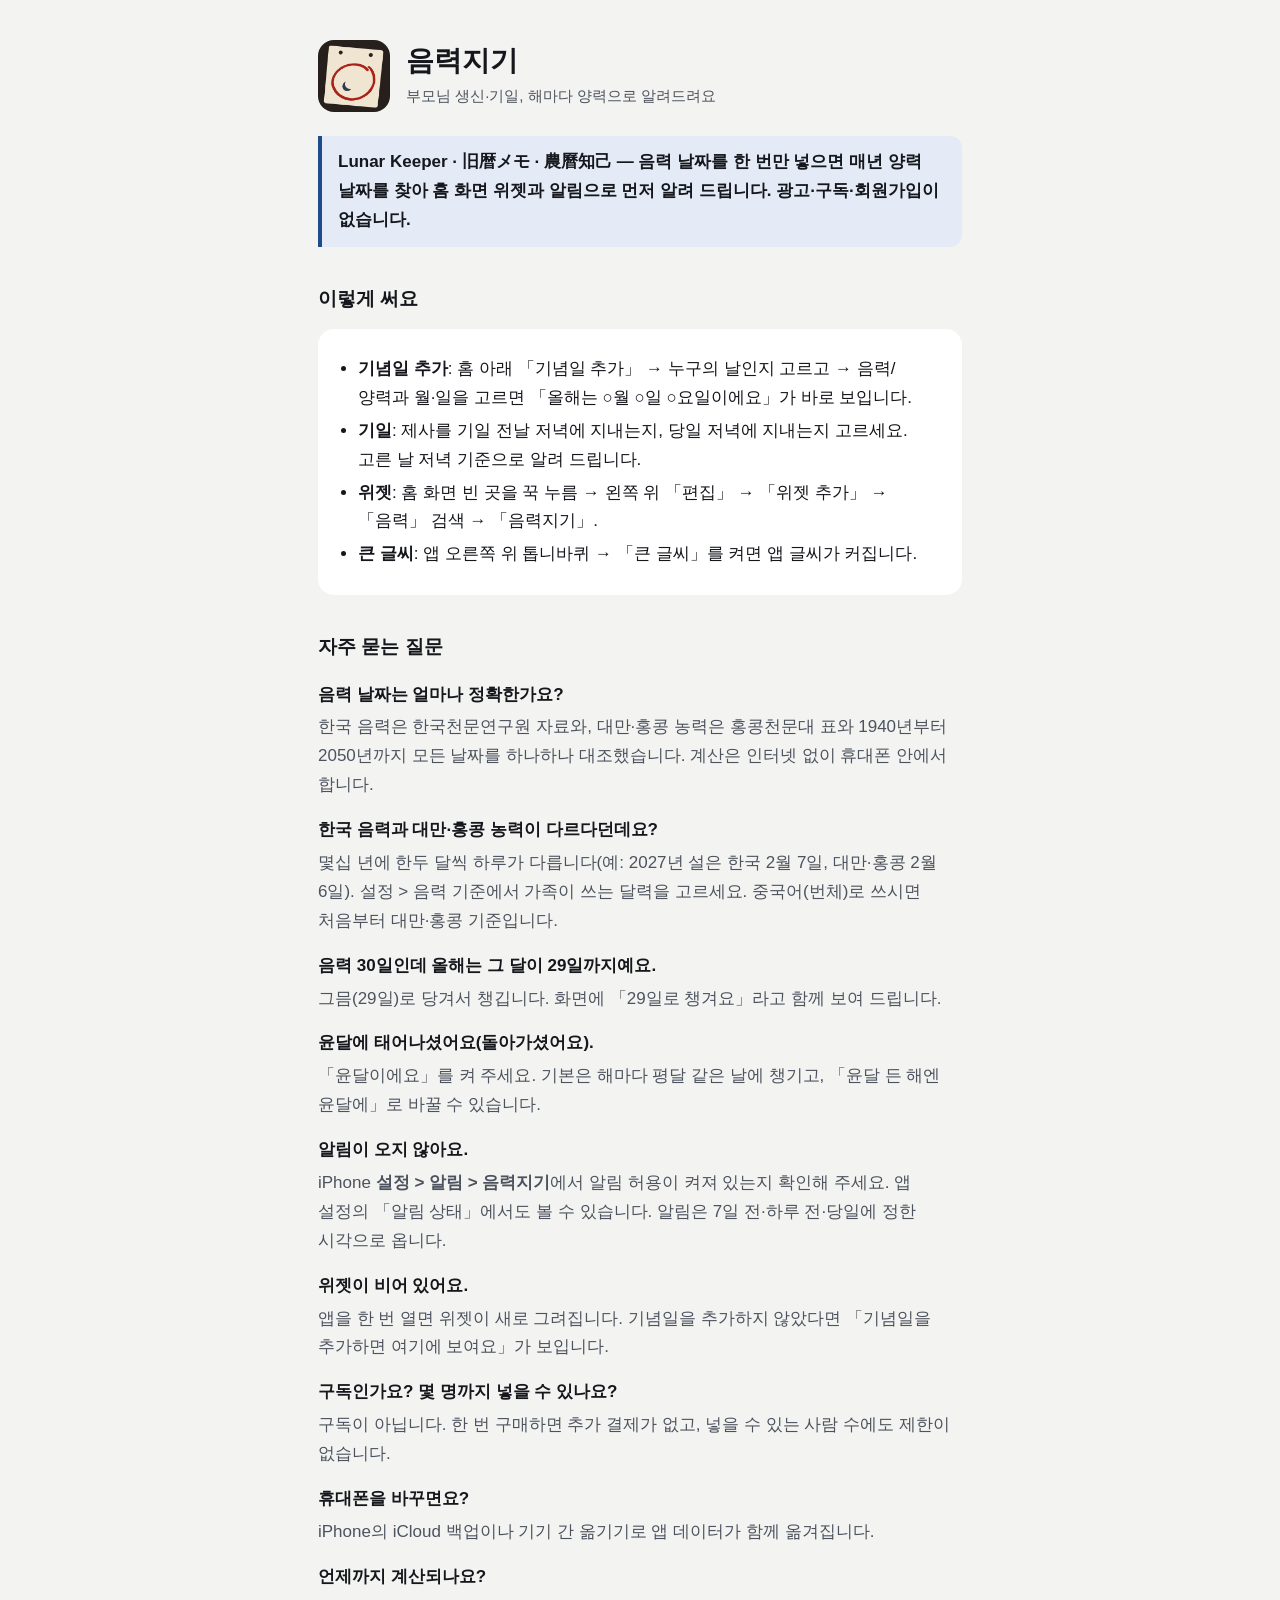
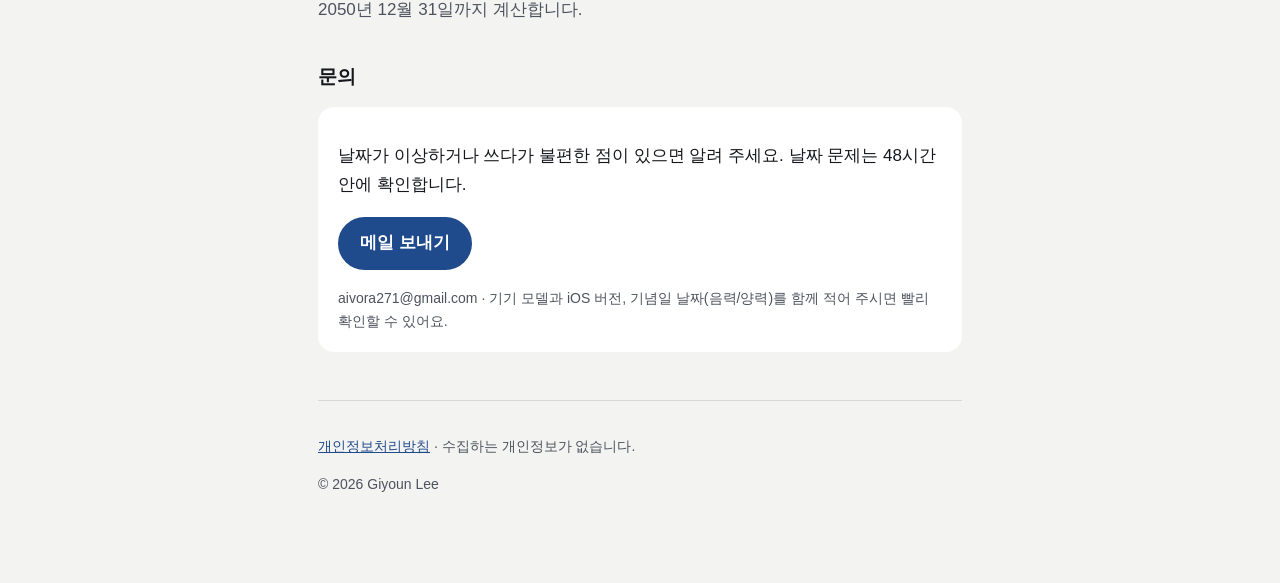
<file: index.html>
<!doctype html>
<html lang="ko">
<head>
<meta charset="utf-8">
<meta name="viewport" content="width=device-width, initial-scale=1">
<title>음력지기 고객 지원 · 음력 생신·기일 날짜 위젯</title>
<meta name="description" content="음력지기는 부모님 음력 생신과 기일을 해마다 양력 날짜로 바꿔 홈 화면 위젯과 알림으로 알려 드리는 iPhone 앱입니다. 자주 묻는 질문과 문의 방법을 안내합니다.">
<meta property="og:title" content="음력지기 — 부모님 음력 생신·기일, 해마다 양력으로">
<meta property="og:description" content="음력 날짜를 한 번만 넣으면 매년 양력 날짜를 찾아 위젯과 알림으로 알려 드려요. 광고·구독·회원가입 없음.">
<meta property="og:image" content="icon.png">
<link rel="icon" href="icon.png">
<link rel="stylesheet" href="style.css">
</head>
<body>
<main>
  <header>
    <img src="icon.png" alt="음력지기 앱 아이콘">
    <div>
      <h1>음력지기</h1>
      <p class="tag">부모님 생신·기일, 해마다 양력으로 알려드려요</p>
    </div>
  </header>

  <p class="summary">Lunar Keeper · 旧暦メモ · 農曆知己 — 음력 날짜를 한 번만 넣으면 매년 양력 날짜를 찾아 홈 화면 위젯과 알림으로 먼저 알려 드립니다. 광고·구독·회원가입이 없습니다.</p>

  <h2>이렇게 써요</h2>
  <div class="card">
    <ul>
      <li><strong>기념일 추가</strong>: 홈 아래 「기념일 추가」 → 누구의 날인지 고르고 → 음력/양력과 월·일을 고르면 「올해는 ○월 ○일 ○요일이에요」가 바로 보입니다.</li>
      <li><strong>기일</strong>: 제사를 기일 전날 저녁에 지내는지, 당일 저녁에 지내는지 고르세요. 고른 날 저녁 기준으로 알려 드립니다.</li>
      <li><strong>위젯</strong>: 홈 화면 빈 곳을 꾹 누름 → 왼쪽 위 「편집」 → 「위젯 추가」 → 「음력」 검색 → 「음력지기」.</li>
      <li><strong>큰 글씨</strong>: 앱 오른쪽 위 톱니바퀴 → 「큰 글씨」를 켜면 앱 글씨가 커집니다.</li>
    </ul>
  </div>

  <h2>자주 묻는 질문</h2>
  <dl>
    <dt>음력 날짜는 얼마나 정확한가요?</dt>
    <dd>한국 음력은 한국천문연구원 자료와, 대만·홍콩 농력은 홍콩천문대 표와 1940년부터 2050년까지 모든 날짜를 하나하나 대조했습니다. 계산은 인터넷 없이 휴대폰 안에서 합니다.</dd>
    <dt>한국 음력과 대만·홍콩 농력이 다르다던데요?</dt>
    <dd>몇십 년에 한두 달씩 하루가 다릅니다(예: 2027년 설은 한국 2월 7일, 대만·홍콩 2월 6일). 설정 &gt; 음력 기준에서 가족이 쓰는 달력을 고르세요. 중국어(번체)로 쓰시면 처음부터 대만·홍콩 기준입니다.</dd>
    <dt>음력 30일인데 올해는 그 달이 29일까지예요.</dt>
    <dd>그믐(29일)로 당겨서 챙깁니다. 화면에 「29일로 챙겨요」라고 함께 보여 드립니다.</dd>
    <dt>윤달에 태어나셨어요(돌아가셨어요).</dt>
    <dd>「윤달이에요」를 켜 주세요. 기본은 해마다 평달 같은 날에 챙기고, 「윤달 든 해엔 윤달에」로 바꿀 수 있습니다.</dd>
    <dt>알림이 오지 않아요.</dt>
    <dd>iPhone <strong>설정 &gt; 알림 &gt; 음력지기</strong>에서 알림 허용이 켜져 있는지 확인해 주세요. 앱 설정의 「알림 상태」에서도 볼 수 있습니다. 알림은 7일 전·하루 전·당일에 정한 시각으로 옵니다.</dd>
    <dt>위젯이 비어 있어요.</dt>
    <dd>앱을 한 번 열면 위젯이 새로 그려집니다. 기념일을 추가하지 않았다면 「기념일을 추가하면 여기에 보여요」가 보입니다.</dd>
    <dt>구독인가요? 몇 명까지 넣을 수 있나요?</dt>
    <dd>구독이 아닙니다. 한 번 구매하면 추가 결제가 없고, 넣을 수 있는 사람 수에도 제한이 없습니다.</dd>
    <dt>휴대폰을 바꾸면요?</dt>
    <dd>iPhone의 iCloud 백업이나 기기 간 옮기기로 앱 데이터가 함께 옮겨집니다.</dd>
    <dt>언제까지 계산되나요?</dt>
    <dd>2050년 12월 31일까지 계산합니다.</dd>
  </dl>

  <h2>문의</h2>
  <div class="card">
    <p>날짜가 이상하거나 쓰다가 불편한 점이 있으면 알려 주세요. 날짜 문제는 48시간 안에 확인합니다.</p>
    <p><a class="btn" href="mailto:aivora271@gmail.com?subject=%5B%EC%9D%8C%EB%A0%A5%EC%A7%80%EA%B8%B0%5D%20%EB%AC%B8%EC%9D%98">메일 보내기</a></p>
    <p class="meta">aivora271@gmail.com · 기기 모델과 iOS 버전, 기념일 날짜(음력/양력)를 함께 적어 주시면 빨리 확인할 수 있어요.</p>
  </div>

  <footer>
    <p><a href="privacy.html">개인정보처리방침</a> · 수집하는 개인정보가 없습니다.</p>
    <p>© 2026 Giyoun Lee</p>
  </footer>
</main>
</body>
</html>
</file>
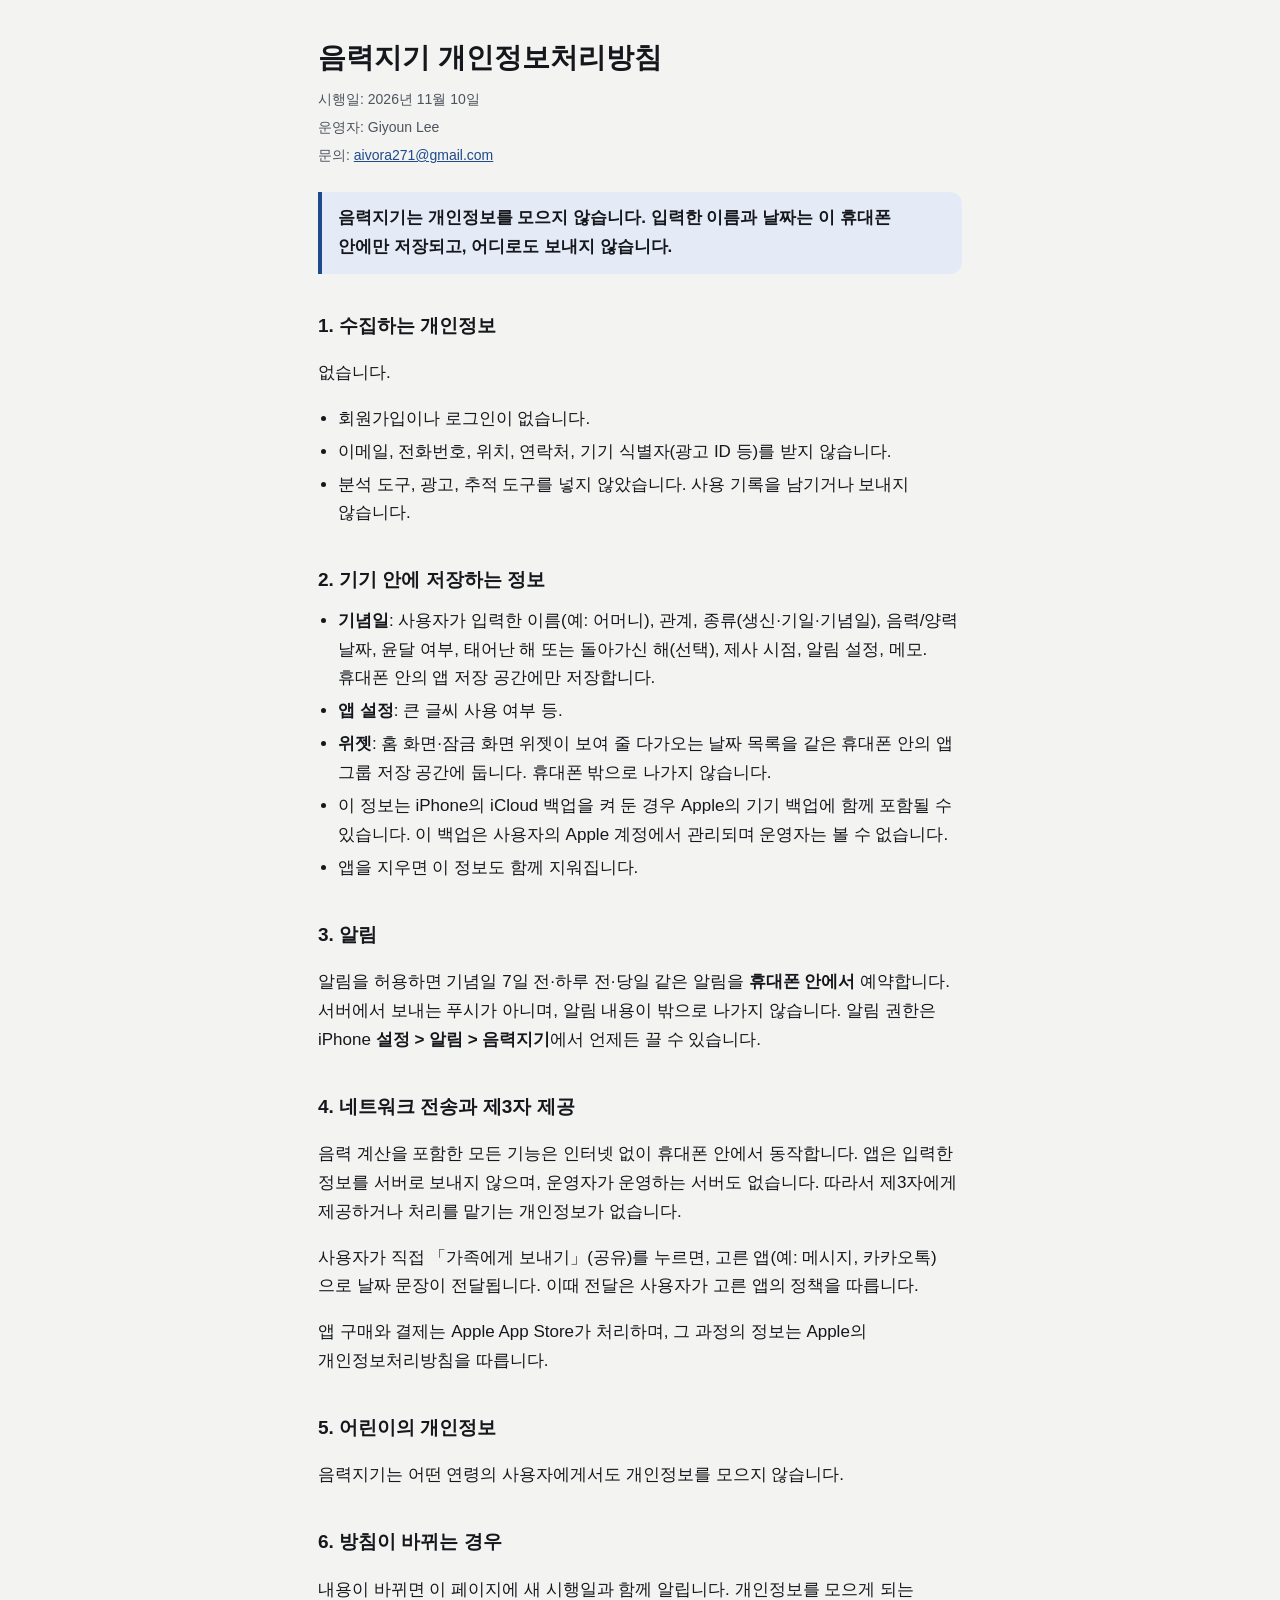
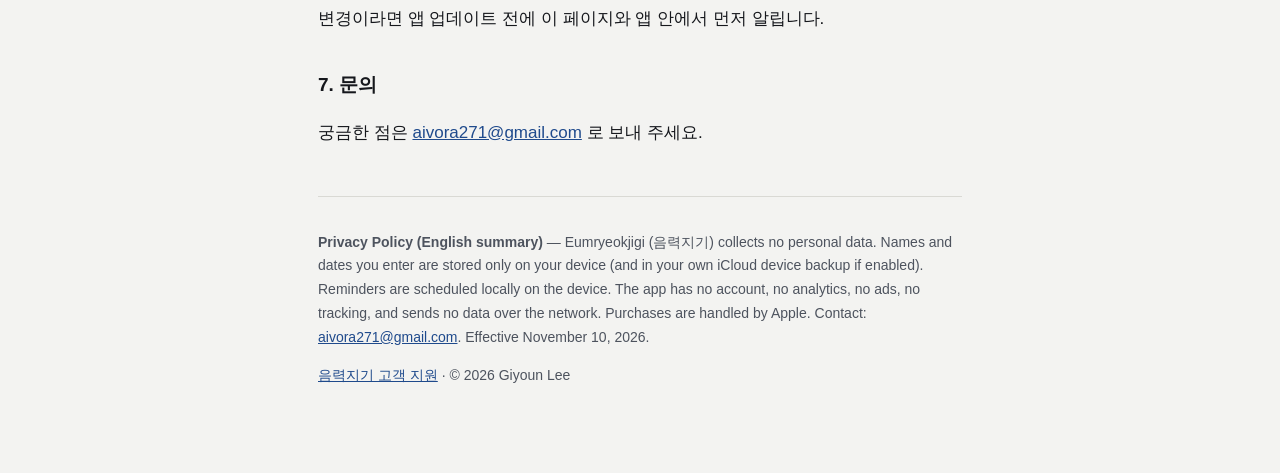
<file: privacy.html>
<!doctype html>
<html lang="ko">
<head>
<meta charset="utf-8">
<meta name="viewport" content="width=device-width, initial-scale=1">
<title>음력지기 개인정보처리방침</title>
<meta name="description" content="음력지기는 개인정보를 수집하지 않습니다. 입력한 이름과 날짜는 휴대폰 안에만 저장됩니다.">
<link rel="icon" href="icon.png">
<link rel="stylesheet" href="style.css">
</head>
<body>
<main>
  <h1>음력지기 개인정보처리방침</h1>
  <ul class="meta">
    <li>시행일: 2026년 11월 10일</li>
    <li>운영자: Giyoun Lee</li>
    <li>문의: <a href="mailto:aivora271@gmail.com">aivora271@gmail.com</a></li>
  </ul>

  <p class="summary">음력지기는 개인정보를 모으지 않습니다. 입력한 이름과 날짜는 이 휴대폰 안에만 저장되고, 어디로도 보내지 않습니다.</p>

  <h2>1. 수집하는 개인정보</h2>
  <p>없습니다.</p>
  <ul>
    <li>회원가입이나 로그인이 없습니다.</li>
    <li>이메일, 전화번호, 위치, 연락처, 기기 식별자(광고 ID 등)를 받지 않습니다.</li>
    <li>분석 도구, 광고, 추적 도구를 넣지 않았습니다. 사용 기록을 남기거나 보내지 않습니다.</li>
  </ul>

  <h2>2. 기기 안에 저장하는 정보</h2>
  <ul>
    <li><strong>기념일</strong>: 사용자가 입력한 이름(예: 어머니), 관계, 종류(생신·기일·기념일), 음력/양력 날짜, 윤달 여부, 태어난 해 또는 돌아가신 해(선택), 제사 시점, 알림 설정, 메모. 휴대폰 안의 앱 저장 공간에만 저장합니다.</li>
    <li><strong>앱 설정</strong>: 큰 글씨 사용 여부 등.</li>
    <li><strong>위젯</strong>: 홈 화면·잠금 화면 위젯이 보여 줄 다가오는 날짜 목록을 같은 휴대폰 안의 앱 그룹 저장 공간에 둡니다. 휴대폰 밖으로 나가지 않습니다.</li>
    <li>이 정보는 iPhone의 iCloud 백업을 켜 둔 경우 Apple의 기기 백업에 함께 포함될 수 있습니다. 이 백업은 사용자의 Apple 계정에서 관리되며 운영자는 볼 수 없습니다.</li>
    <li>앱을 지우면 이 정보도 함께 지워집니다.</li>
  </ul>

  <h2>3. 알림</h2>
  <p>알림을 허용하면 기념일 7일 전·하루 전·당일 같은 알림을 <strong>휴대폰 안에서</strong> 예약합니다. 서버에서 보내는 푸시가 아니며, 알림 내용이 밖으로 나가지 않습니다. 알림 권한은 iPhone <strong>설정 &gt; 알림 &gt; 음력지기</strong>에서 언제든 끌 수 있습니다.</p>

  <h2>4. 네트워크 전송과 제3자 제공</h2>
  <p>음력 계산을 포함한 모든 기능은 인터넷 없이 휴대폰 안에서 동작합니다. 앱은 입력한 정보를 서버로 보내지 않으며, 운영자가 운영하는 서버도 없습니다. 따라서 제3자에게 제공하거나 처리를 맡기는 개인정보가 없습니다.</p>
  <p>사용자가 직접 「가족에게 보내기」(공유)를 누르면, 고른 앱(예: 메시지, 카카오톡)으로 날짜 문장이 전달됩니다. 이때 전달은 사용자가 고른 앱의 정책을 따릅니다.</p>
  <p>앱 구매와 결제는 Apple App Store가 처리하며, 그 과정의 정보는 Apple의 개인정보처리방침을 따릅니다.</p>

  <h2>5. 어린이의 개인정보</h2>
  <p>음력지기는 어떤 연령의 사용자에게서도 개인정보를 모으지 않습니다.</p>

  <h2>6. 방침이 바뀌는 경우</h2>
  <p>내용이 바뀌면 이 페이지에 새 시행일과 함께 알립니다. 개인정보를 모으게 되는 변경이라면 앱 업데이트 전에 이 페이지와 앱 안에서 먼저 알립니다.</p>

  <h2>7. 문의</h2>
  <p>궁금한 점은 <a href="mailto:aivora271@gmail.com">aivora271@gmail.com</a> 로 보내 주세요.</p>

  <footer>
    <section lang="en">
      <p><strong>Privacy Policy (English summary)</strong> — Eumryeokjigi (음력지기) collects no personal data. Names and dates you enter are stored only on your device (and in your own iCloud device backup if enabled). Reminders are scheduled locally on the device. The app has no account, no analytics, no ads, no tracking, and sends no data over the network. Purchases are handled by Apple. Contact: <a href="mailto:aivora271@gmail.com">aivora271@gmail.com</a>. Effective November 10, 2026.</p>
    </section>
    <p><a href="./">음력지기 고객 지원</a> · © 2026 Giyoun Lee</p>
  </footer>
</main>
</body>
</html>
</file>
<file: style.css>
:root { --bg: #f3f3f1; --surface: #ffffff; --fg: #15171c; --muted: #4d535e; --line: #d9d9d4; --jjok: #1f4a8c; --jjok-soft: #e4ebf6; --yeonji: #b3302a; }
@media (prefers-color-scheme: dark) {
  :root { --bg: #000000; --surface: #17181b; --fg: #f3f4f6; --muted: #b3b8c2; --line: #34373d; --jjok: #8fb1ee; --jjok-soft: #1a2740; --yeonji: #ff8c7c; }
}
* { box-sizing: border-box; }
body { margin: 0; background: var(--bg); color: var(--fg); font: 17px/1.7 -apple-system, BlinkMacSystemFont, "Apple SD Gothic Neo", "Pretendard", "Noto Sans KR", sans-serif; word-break: keep-all; overflow-wrap: anywhere; }
main { max-width: 680px; margin: 0 auto; padding: 40px 18px 72px; }
header { display: flex; align-items: center; gap: 16px; margin-bottom: 8px; }
header img { width: 72px; height: 72px; border-radius: 16px; }
h1 { font-size: 28px; line-height: 1.3; margin: 0; }
.tag { color: var(--muted); margin: 4px 0 0; font-size: 15px; }
h2 { font-size: 19px; margin: 36px 0 10px; }
.card { background: var(--surface); border-radius: 16px; padding: 18px 20px; margin: 14px 0; }
.summary { border-left: 4px solid var(--jjok); background: var(--jjok-soft); padding: 12px 16px; border-radius: 0 12px 12px 0; margin: 24px 0; font-weight: 600; }
.meta { color: var(--muted); font-size: 14px; margin: 12px 0 0; padding: 0; list-style: none; }
ul { padding-left: 20px; margin: 8px 0; }
li { margin: 4px 0; }
dt { font-weight: 700; margin-top: 16px; }
dd { margin: 4px 0 0; color: var(--muted); }
a { color: var(--jjok); }
.btn { display: inline-block; background: var(--jjok); color: #fff; text-decoration: none; padding: 12px 22px; border-radius: 999px; font-weight: 700; }
@media (prefers-color-scheme: dark) { .btn { color: #0b1a33; } }
footer { color: var(--muted); font-size: 14px; margin-top: 48px; border-top: 1px solid var(--line); padding-top: 20px; }
</file>
